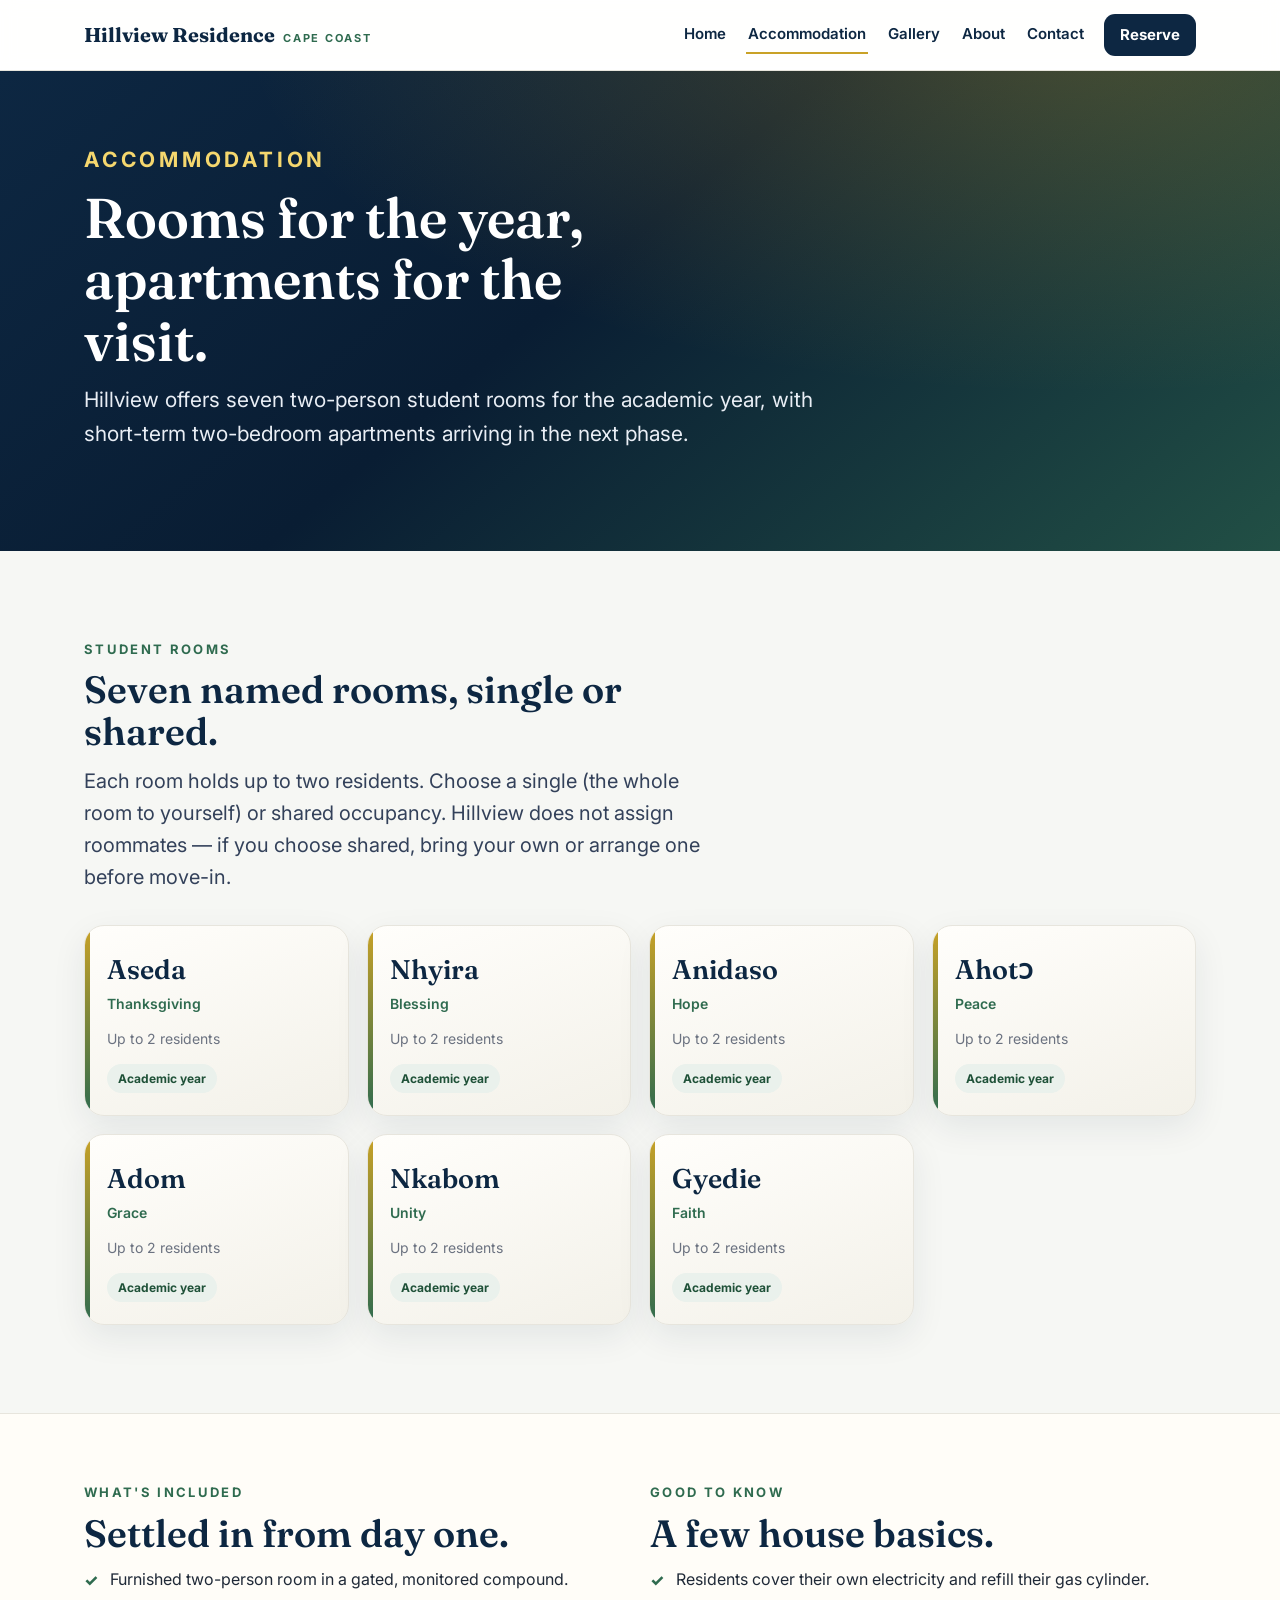
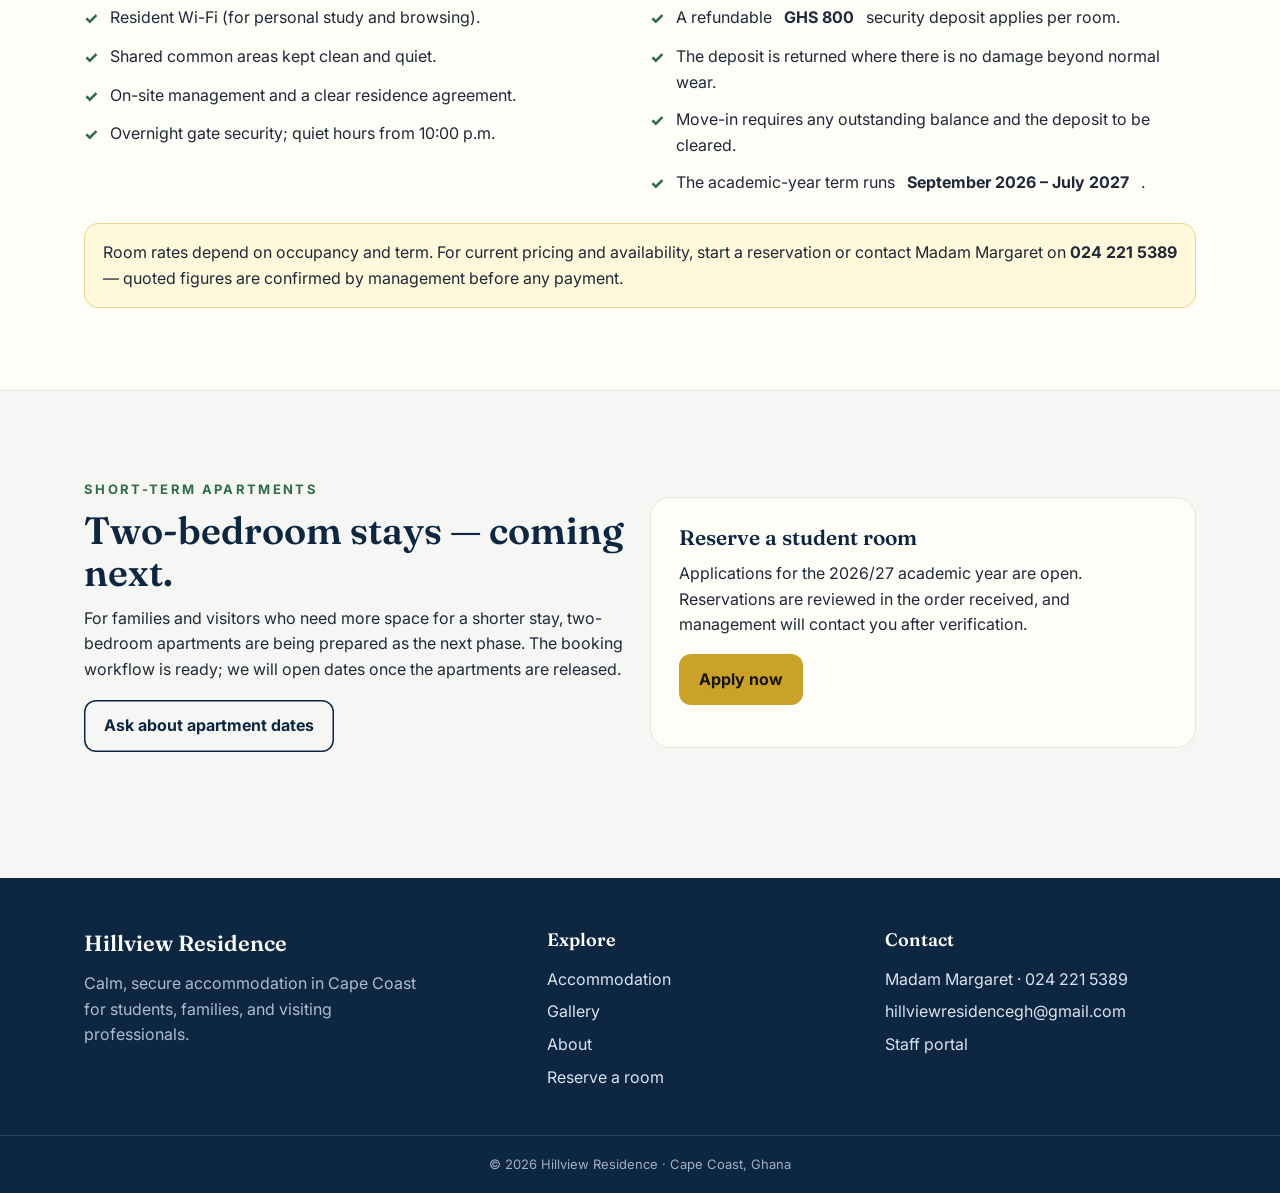
<file: accommodation.html>
<!doctype html>
<html lang="en">
<head>
<meta charset="utf-8">
<meta name="viewport" content="width=device-width,initial-scale=1">
<title>Accommodation — Hillview Residence</title>
<meta name="description" content="Academic-year student rooms and short-term two-bedroom apartments at Hillview Residence, Cape Coast.">
<link rel="stylesheet" href="styles.css">
</head>
<body>

<nav class="site">
  <div class="bar">
    <a class="logo" href="index.html">Hillview Residence <small>Cape Coast</small></a>
    <button class="navtoggle" aria-label="Open menu" aria-expanded="false">☰</button>
    <div class="menu">
      <a class="link" href="index.html">Home</a>
      <a class="link" href="accommodation.html" aria-current="page">Accommodation</a>
      <a class="link" href="gallery.html">Gallery</a>
      <a class="link" href="about.html">About</a>
      <a class="link" href="contact.html">Contact</a>
      <a class="navcta" href="reserve.html">Reserve</a>
    </div>
  </div>
</nav>

<header class="hero">
  <div class="inner">
    <p class="eyebrow">Accommodation</p>
    <h1>Rooms for the year, apartments for the visit.</h1>
    <p>Hillview offers seven two-person student rooms for the academic year, with short-term two-bedroom apartments arriving in the next phase.</p>
  </div>
</header>

<main>
  <section class="block">
    <div class="wrap">
      <div class="section-head">
        <p class="eyebrow">Student rooms</p>
        <h2>Seven named rooms, single or shared.</h2>
        <p class="lead">Each room holds up to two residents. Choose a single (the whole room to yourself) or shared occupancy. Hillview does not assign roommates — if you choose shared, bring your own or arrange one before move-in.</p>
      </div>
      <div class="rooms">
        <div class="room"><div class="twi">Aseda</div><div class="mean">Thanksgiving</div><div class="desc">Up to 2 residents</div><span class="tag">Academic year</span></div>
        <div class="room"><div class="twi">Nhyira</div><div class="mean">Blessing</div><div class="desc">Up to 2 residents</div><span class="tag">Academic year</span></div>
        <div class="room"><div class="twi">Anidaso</div><div class="mean">Hope</div><div class="desc">Up to 2 residents</div><span class="tag">Academic year</span></div>
        <div class="room"><div class="twi">Ahotɔ</div><div class="mean">Peace</div><div class="desc">Up to 2 residents</div><span class="tag">Academic year</span></div>
        <div class="room"><div class="twi">Adom</div><div class="mean">Grace</div><div class="desc">Up to 2 residents</div><span class="tag">Academic year</span></div>
        <div class="room"><div class="twi">Nkabom</div><div class="mean">Unity</div><div class="desc">Up to 2 residents</div><span class="tag">Academic year</span></div>
        <div class="room"><div class="twi">Gyedie</div><div class="mean">Faith</div><div class="desc">Up to 2 residents</div><span class="tag">Academic year</span></div>
      </div>
    </div>
  </section>

  <section class="block tight" style="background:var(--paper);border-top:1px solid var(--line);border-bottom:1px solid var(--line)">
    <div class="wrap">
      <div class="grid c2">
        <div>
          <p class="eyebrow">What's included</p>
          <h2>Settled in from day one.</h2>
          <ul class="features">
            <li>Furnished two-person room in a gated, monitored compound.</li>
            <li>Resident Wi-Fi (for personal study and browsing).</li>
            <li>Shared common areas kept clean and quiet.</li>
            <li>On-site management and a clear residence agreement.</li>
            <li>Overnight gate security; quiet hours from 10:00 p.m.</li>
          </ul>
        </div>
        <div>
          <p class="eyebrow">Good to know</p>
          <h2>A few house basics.</h2>
          <ul class="features">
            <li>Residents cover their own electricity and refill their gas cylinder.</li>
            <li>A refundable <strong>GHS 800</strong> security deposit applies per room.</li>
            <li>The deposit is returned where there is no damage beyond normal wear.</li>
            <li>Move-in requires any outstanding balance and the deposit to be cleared.</li>
            <li>The academic-year term runs <strong>September 2026 – July 2027</strong>.</li>
          </ul>
        </div>
      </div>
      <p class="notice" style="margin-top:26px">Room rates depend on occupancy and term. For current pricing and availability, start a reservation or contact Madam Margaret on <strong>024 221 5389</strong> — quoted figures are confirmed by management before any payment.</p>
    </div>
  </section>

  <section class="block">
    <div class="wrap">
      <div class="grid c2" style="align-items:center">
        <div>
          <p class="eyebrow">Short-term apartments</p>
          <h2>Two-bedroom stays — coming next.</h2>
          <p>For families and visitors who need more space for a shorter stay, two-bedroom apartments are being prepared as the next phase. The booking workflow is ready; we will open dates once the apartments are released.</p>
          <p style="margin-top:18px"><a class="btn ghost" href="contact.html">Ask about apartment dates</a></p>
        </div>
        <div class="panel">
          <h3 style="margin-top:0">Reserve a student room</h3>
          <p>Applications for the 2026/27 academic year are open. Reservations are reviewed in the order received, and management will contact you after verification.</p>
          <p style="margin-top:16px"><a class="btn gold" href="reserve.html">Apply now</a></p>
        </div>
      </div>
    </div>
  </section>
</main>

<footer class="site">
  <div class="inner">
    <div>
      <div class="brandline">Hillview Residence</div>
      <p style="margin-top:10px;max-width:34ch;color:#aebccd">Calm, secure accommodation in Cape Coast for students, families, and visiting professionals.</p>
    </div>
    <div>
      <h4>Explore</h4>
      <a href="accommodation.html">Accommodation</a>
      <a href="gallery.html">Gallery</a>
      <a href="about.html">About</a>
      <a href="reserve.html">Reserve a room</a>
    </div>
    <div>
      <h4>Contact</h4>
      <a href="tel:+233242215389">Madam Margaret · 024 221 5389</a>
      <a href="mailto:hillviewresidencegh@gmail.com">hillviewresidencegh@gmail.com</a>
      <a href="portal.html">Staff portal</a>
    </div>
  </div>
  <div class="copy">© <span id="yr"></span> Hillview Residence · Cape Coast, Ghana</div>
</footer>

<script>
  document.getElementById('yr').textContent=new Date().getFullYear();
  (function(){var t=document.querySelector('.navtoggle'),m=document.querySelector('.menu');
   t.addEventListener('click',function(){var o=m.classList.toggle('open');t.setAttribute('aria-expanded',o)})})();
</script>
</body>
</html>
</file>
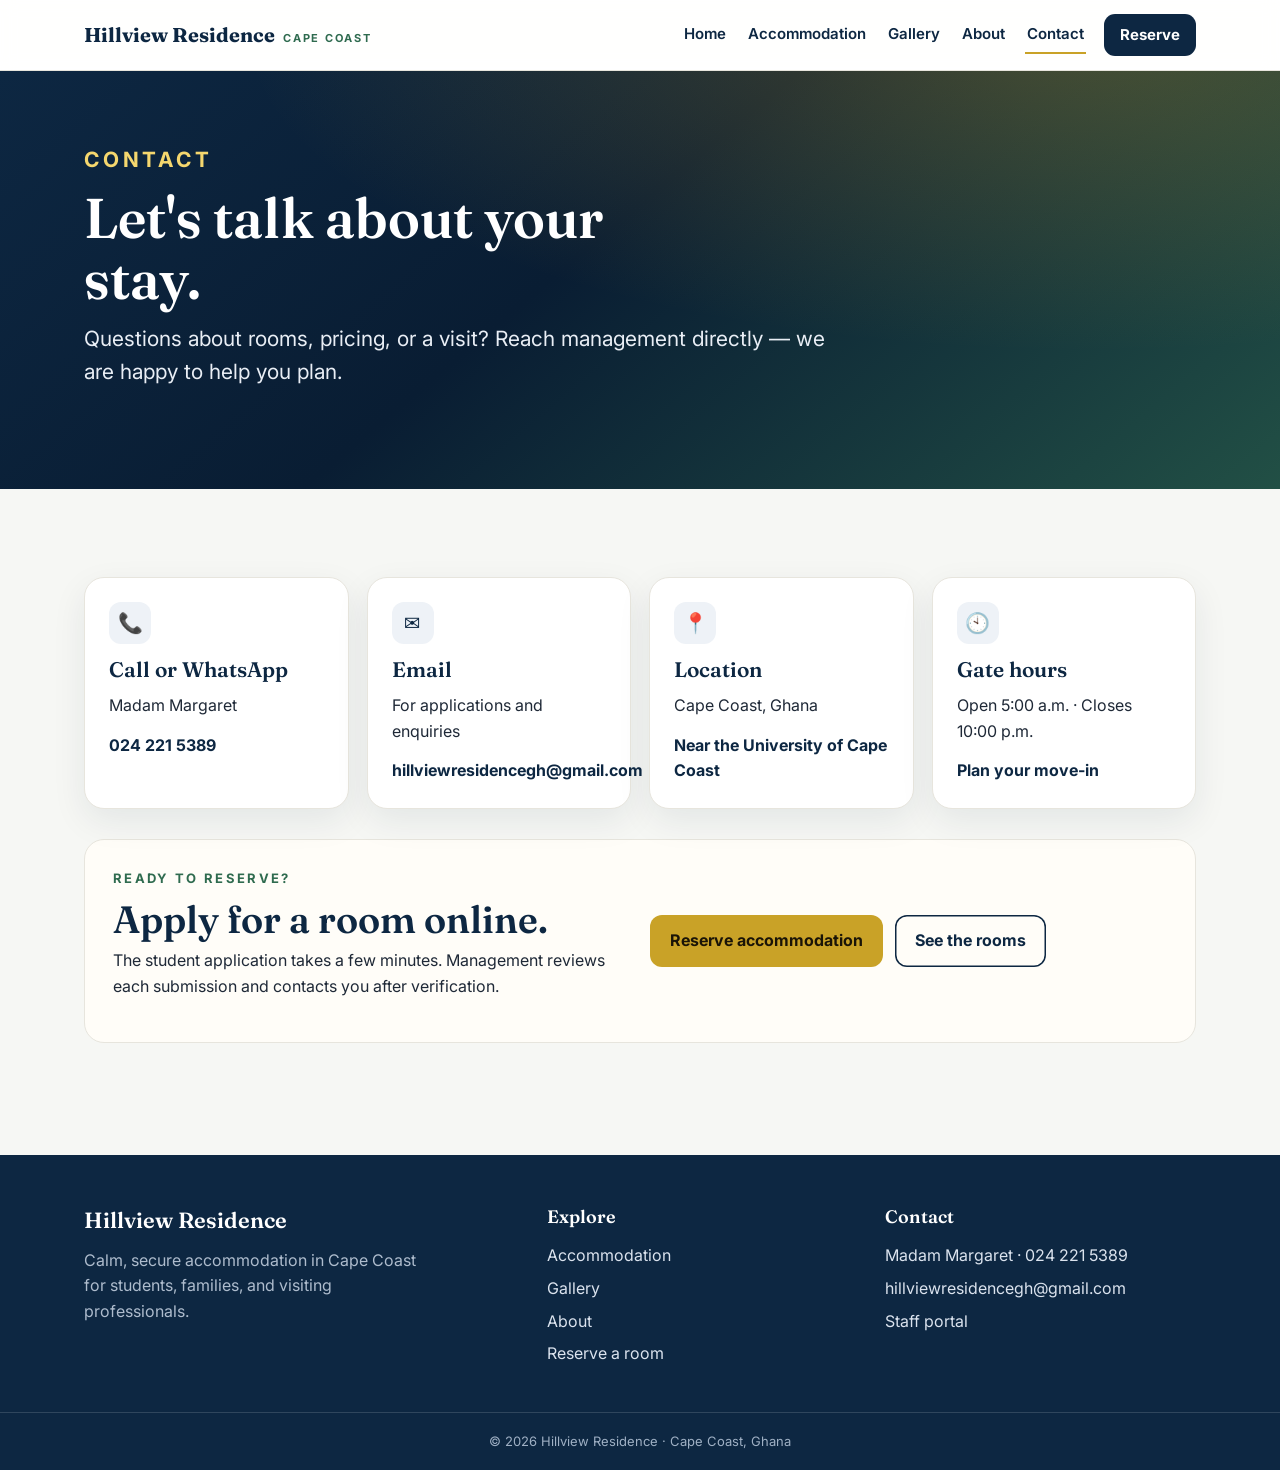
<file: contact.html>
<!doctype html>
<html lang="en">
<head>
<meta charset="utf-8">
<meta name="viewport" content="width=device-width,initial-scale=1">
<title>Contact — Hillview Residence</title>
<meta name="description" content="Reach Hillview Residence, Cape Coast. Call Madam Margaret on 024 221 5389 or email hillviewresidencegh@gmail.com.">
<link rel="stylesheet" href="styles.css">
</head>
<body>

<nav class="site">
  <div class="bar">
    <a class="logo" href="index.html">Hillview Residence <small>Cape Coast</small></a>
    <button class="navtoggle" aria-label="Open menu" aria-expanded="false">☰</button>
    <div class="menu">
      <a class="link" href="index.html">Home</a>
      <a class="link" href="accommodation.html">Accommodation</a>
      <a class="link" href="gallery.html">Gallery</a>
      <a class="link" href="about.html">About</a>
      <a class="link" href="contact.html" aria-current="page">Contact</a>
      <a class="navcta" href="reserve.html">Reserve</a>
    </div>
  </div>
</nav>

<header class="hero">
  <div class="inner">
    <p class="eyebrow">Contact</p>
    <h1>Let's talk about your stay.</h1>
    <p>Questions about rooms, pricing, or a visit? Reach management directly — we are happy to help you plan.</p>
  </div>
</header>

<main>
  <section class="block">
    <div class="wrap">
      <div class="contact-grid">
        <div class="card">
          <div class="icon">📞</div>
          <h3>Call or WhatsApp</h3>
          <p>Madam Margaret</p>
          <a href="tel:+233242215389">024 221 5389</a>
        </div>
        <div class="card">
          <div class="icon">✉️</div>
          <h3>Email</h3>
          <p>For applications and enquiries</p>
          <a href="mailto:hillviewresidencegh@gmail.com">hillviewresidencegh@gmail.com</a>
        </div>
        <div class="card">
          <div class="icon">📍</div>
          <h3>Location</h3>
          <p>Cape Coast, Ghana</p>
          <a href="https://www.google.com/maps/search/University+of+Cape+Coast">Near the University of Cape Coast</a>
        </div>
        <div class="card">
          <div class="icon">🕙</div>
          <h3>Gate hours</h3>
          <p>Open 5:00 a.m. · Closes 10:00 p.m.</p>
          <a href="reserve.html">Plan your move-in</a>
        </div>
      </div>

      <div class="panel" style="margin-top:30px">
        <div class="grid c2" style="align-items:center">
          <div>
            <p class="eyebrow">Ready to reserve?</p>
            <h2 style="margin-bottom:8px">Apply for a room online.</h2>
            <p>The student application takes a few minutes. Management reviews each submission and contacts you after verification.</p>
          </div>
          <div style="display:flex;gap:12px;flex-wrap:wrap">
            <a class="btn gold" href="reserve.html">Reserve accommodation</a>
            <a class="btn ghost" href="accommodation.html">See the rooms</a>
          </div>
        </div>
      </div>
    </div>
  </section>
</main>

<footer class="site">
  <div class="inner">
    <div>
      <div class="brandline">Hillview Residence</div>
      <p style="margin-top:10px;max-width:34ch;color:#aebccd">Calm, secure accommodation in Cape Coast for students, families, and visiting professionals.</p>
    </div>
    <div>
      <h4>Explore</h4>
      <a href="accommodation.html">Accommodation</a>
      <a href="gallery.html">Gallery</a>
      <a href="about.html">About</a>
      <a href="reserve.html">Reserve a room</a>
    </div>
    <div>
      <h4>Contact</h4>
      <a href="tel:+233242215389">Madam Margaret · 024 221 5389</a>
      <a href="mailto:hillviewresidencegh@gmail.com">hillviewresidencegh@gmail.com</a>
      <a href="portal.html">Staff portal</a>
    </div>
  </div>
  <div class="copy">© <span id="yr"></span> Hillview Residence · Cape Coast, Ghana</div>
</footer>

<script>
  document.getElementById('yr').textContent=new Date().getFullYear();
  (function(){var t=document.querySelector('.navtoggle'),m=document.querySelector('.menu');
   t.addEventListener('click',function(){var o=m.classList.toggle('open');t.setAttribute('aria-expanded',o)})})();
</script>
</body>
</html>
</file>
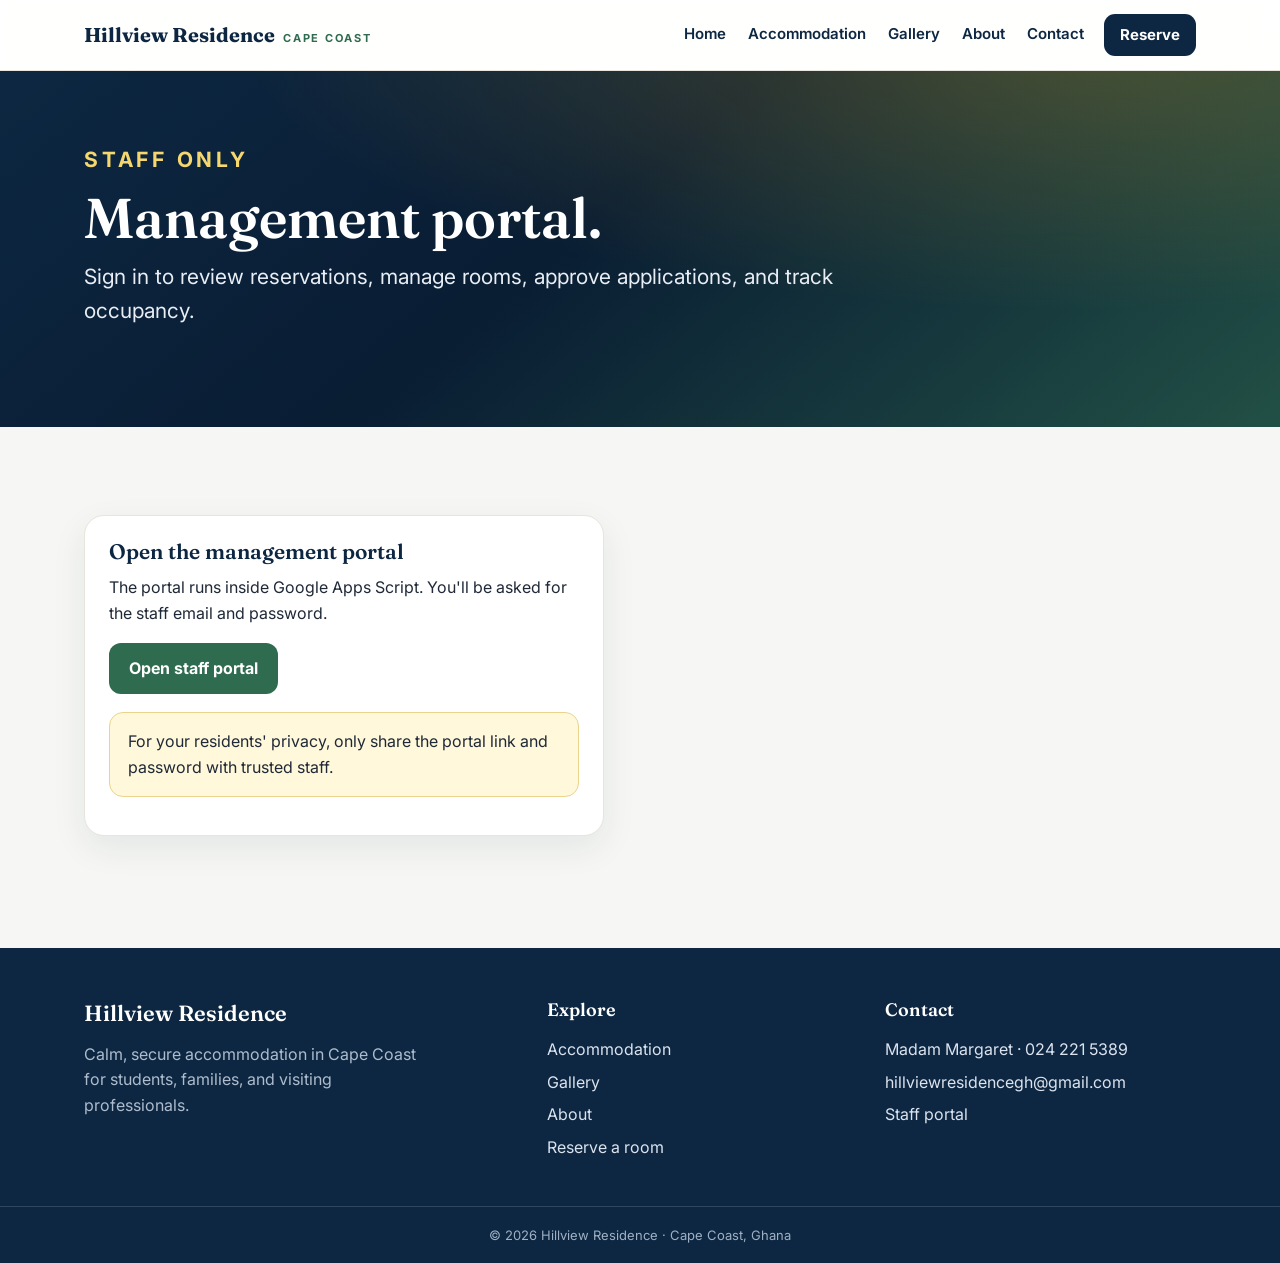
<file: portal.html>
<!doctype html>
<html lang="en">
<head>
<meta charset="utf-8">
<meta name="viewport" content="width=device-width,initial-scale=1">
<title>Staff Portal — Hillview Residence</title>
<meta name="description" content="Hillview Residence staff management portal.">
<link rel="stylesheet" href="styles.css">
</head>
<body>

<nav class="site">
  <div class="bar">
    <a class="logo" href="index.html">Hillview Residence <small>Cape Coast</small></a>
    <button class="navtoggle" aria-label="Open menu" aria-expanded="false">☰</button>
    <div class="menu">
      <a class="link" href="index.html">Home</a>
      <a class="link" href="accommodation.html">Accommodation</a>
      <a class="link" href="gallery.html">Gallery</a>
      <a class="link" href="about.html">About</a>
      <a class="link" href="contact.html">Contact</a>
      <a class="navcta" href="reserve.html">Reserve</a>
    </div>
  </div>
</nav>

<header class="hero">
  <div class="inner">
    <p class="eyebrow">Staff only</p>
    <h1>Management portal.</h1>
    <p>Sign in to review reservations, manage rooms, approve applications, and track occupancy.</p>
  </div>
</header>

<main>
  <section class="block">
    <div class="wrap">
      <div class="card" style="max-width:520px">
        <h3 style="margin-top:0">Open the management portal</h3>
        <p>The portal runs inside Google Apps Script. You'll be asked for the staff email and password.</p>
        <!-- Live Apps Script Web App URL. If you ever create a brand-new deployment (instead of editing the existing one), update this link. -->
        <p style="margin-top:16px"><a class="btn green" href="https://script.google.com/macros/s/AKfycbyIOlqwSjI5Rh78UDfwKC7cUzmN_T9by5czGreUdTTY88aIajW8P_zuyQWnIcms-r2KdQ/exec?page=admin&v=rebuild">Open staff portal</a></p>
        <p class="notice" style="margin-top:18px">For your residents' privacy, only share the portal link and password with trusted staff.</p>
      </div>
    </div>
  </section>
</main>

<footer class="site">
  <div class="inner">
    <div>
      <div class="brandline">Hillview Residence</div>
      <p style="margin-top:10px;max-width:34ch;color:#aebccd">Calm, secure accommodation in Cape Coast for students, families, and visiting professionals.</p>
    </div>
    <div>
      <h4>Explore</h4>
      <a href="accommodation.html">Accommodation</a>
      <a href="gallery.html">Gallery</a>
      <a href="about.html">About</a>
      <a href="reserve.html">Reserve a room</a>
    </div>
    <div>
      <h4>Contact</h4>
      <a href="tel:+233242215389">Madam Margaret · 024 221 5389</a>
      <a href="mailto:hillviewresidencegh@gmail.com">hillviewresidencegh@gmail.com</a>
      <a href="portal.html">Staff portal</a>
    </div>
  </div>
  <div class="copy">© <span id="yr"></span> Hillview Residence · Cape Coast, Ghana</div>
</footer>

<script>
  document.getElementById('yr').textContent=new Date().getFullYear();
  (function(){var t=document.querySelector('.navtoggle'),m=document.querySelector('.menu');
   t.addEventListener('click',function(){var o=m.classList.toggle('open');t.setAttribute('aria-expanded',o)})})();
</script>
</body>
</html>
</file>
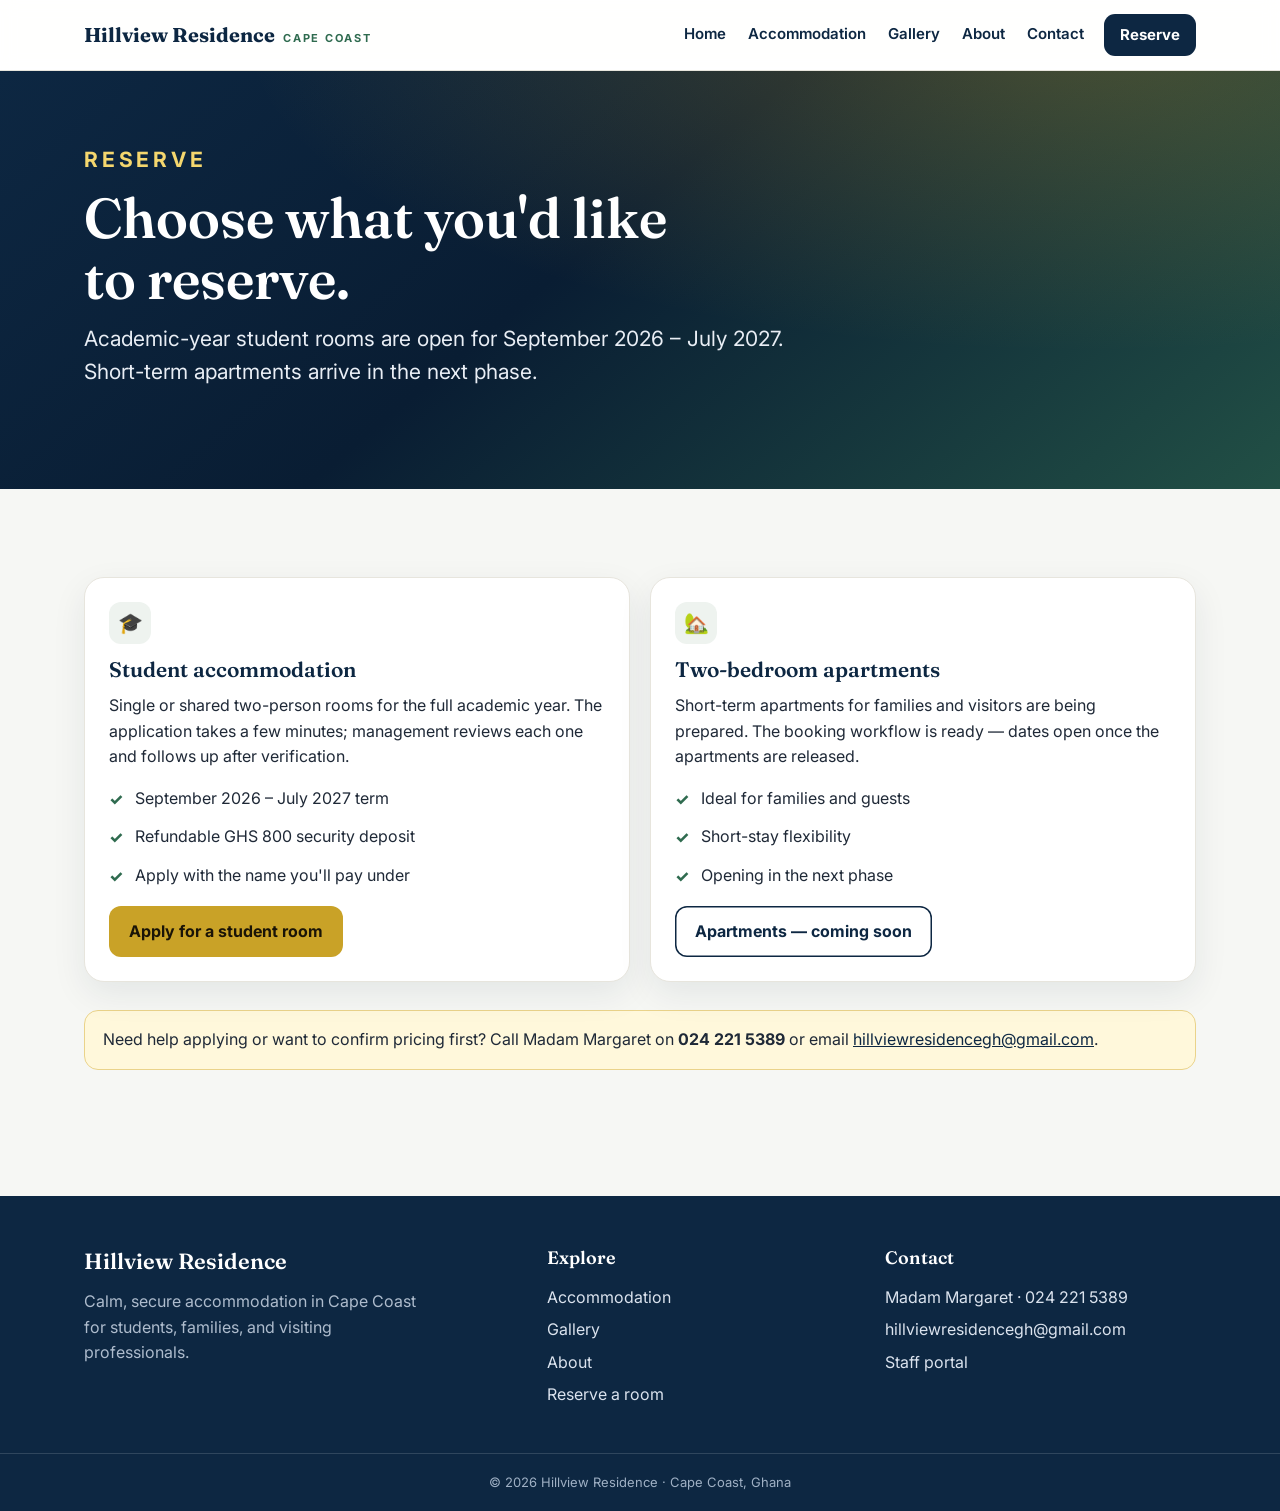
<file: reserve.html>
<!doctype html>
<html lang="en">
<head>
<meta charset="utf-8">
<meta name="viewport" content="width=device-width,initial-scale=1">
<title>Reserve — Hillview Residence</title>
<meta name="description" content="Reserve accommodation at Hillview Residence, Cape Coast.">
<link rel="stylesheet" href="styles.css">
</head>
<body>

<nav class="site">
  <div class="bar">
    <a class="logo" href="index.html">Hillview Residence <small>Cape Coast</small></a>
    <button class="navtoggle" aria-label="Open menu" aria-expanded="false">☰</button>
    <div class="menu">
      <a class="link" href="index.html">Home</a>
      <a class="link" href="accommodation.html">Accommodation</a>
      <a class="link" href="gallery.html">Gallery</a>
      <a class="link" href="about.html">About</a>
      <a class="link" href="contact.html">Contact</a>
      <a class="navcta" href="reserve.html" aria-current="page">Reserve</a>
    </div>
  </div>
</nav>

<header class="hero">
  <div class="inner">
    <p class="eyebrow">Reserve</p>
    <h1>Choose what you'd like to reserve.</h1>
    <p>Academic-year student rooms are open for September 2026 – July 2027. Short-term apartments arrive in the next phase.</p>
  </div>
</header>

<main>
  <section class="block">
    <div class="wrap">
      <div class="grid c2">

        <div class="card">
          <div class="icon">🎓</div>
          <h3>Student accommodation</h3>
          <p>Single or shared two-person rooms for the full academic year. The application takes a few minutes; management reviews each one and follows up after verification.</p>
          <ul class="features" style="margin:16px 0">
            <li>September 2026 – July 2027 term</li>
            <li>Refundable GHS 800 security deposit</li>
            <li>Apply with the name you'll pay under</li>
          </ul>
          <!-- Live Apps Script Web App URL. If you ever create a brand-new deployment (instead of editing the existing one), update this link. -->
          <a class="btn gold" href="https://script.google.com/macros/s/AKfycbyIOlqwSjI5Rh78UDfwKC7cUzmN_T9by5czGreUdTTY88aIajW8P_zuyQWnIcms-r2KdQ/exec?page=reserve&type=student&v=rebuild">Apply for a student room</a>
        </div>

        <div class="card">
          <div class="icon">🏡</div>
          <h3>Two-bedroom apartments</h3>
          <p>Short-term apartments for families and visitors are being prepared. The booking workflow is ready — dates open once the apartments are released.</p>
          <ul class="features" style="margin:16px 0">
            <li>Ideal for families and guests</li>
            <li>Short-stay flexibility</li>
            <li>Opening in the next phase</li>
          </ul>
          <a class="btn ghost" href="#" onclick="alert('Two-bedroom apartment booking is coming soon. Please contact Madam Margaret on 024 221 5389.');return false;">Apartments — coming soon</a>
        </div>

      </div>

      <p class="notice" style="margin-top:28px">Need help applying or want to confirm pricing first? Call Madam Margaret on <strong>024 221 5389</strong> or email <a href="mailto:hillviewresidencegh@gmail.com">hillviewresidencegh@gmail.com</a>.</p>
    </div>
  </section>
</main>

<footer class="site">
  <div class="inner">
    <div>
      <div class="brandline">Hillview Residence</div>
      <p style="margin-top:10px;max-width:34ch;color:#aebccd">Calm, secure accommodation in Cape Coast for students, families, and visiting professionals.</p>
    </div>
    <div>
      <h4>Explore</h4>
      <a href="accommodation.html">Accommodation</a>
      <a href="gallery.html">Gallery</a>
      <a href="about.html">About</a>
      <a href="reserve.html">Reserve a room</a>
    </div>
    <div>
      <h4>Contact</h4>
      <a href="tel:+233242215389">Madam Margaret · 024 221 5389</a>
      <a href="mailto:hillviewresidencegh@gmail.com">hillviewresidencegh@gmail.com</a>
      <a href="portal.html">Staff portal</a>
    </div>
  </div>
  <div class="copy">© <span id="yr"></span> Hillview Residence · Cape Coast, Ghana</div>
</footer>

<script>
  document.getElementById('yr').textContent=new Date().getFullYear();
  (function(){var t=document.querySelector('.navtoggle'),m=document.querySelector('.menu');
   t.addEventListener('click',function(){var o=m.classList.toggle('open');t.setAttribute('aria-expanded',o)})})();
</script>
</body>
</html>
</file>
<file: styles.css>
/* Hillview Residence — shared website styles
   One stylesheet for every public page. Edit colours/fonts here once. */

@import url('https://fonts.googleapis.com/css2?family=Fraunces:opsz,wght@9..144,400;9..144,500;9..144,600;9..144,700&family=Inter:wght@400;500;600;700;800&display=swap');

:root{
  --navy:#0d2742;
  --navy-deep:#091d33;
  --green:#2f6b4f;
  --gold:#c9a227;
  --gold-soft:#f5d76e;
  --bg:#f6f7f4;
  --paper:#fffdf8;
  --text:#1f2937;
  --muted:#6b7280;
  --line:#e7e5dd;
  --white:#fff;
  --radius:20px;
  --shadow:0 12px 34px rgba(13,39,66,.08);
  --maxw:1160px;
  --display:'Fraunces',Georgia,'Times New Roman',serif;
  --body:'Inter',system-ui,-apple-system,Segoe UI,Arial,sans-serif;
}

*{box-sizing:border-box}
html{scroll-behavior:smooth}
body{
  margin:0;
  font-family:var(--body);
  background:var(--bg);
  color:var(--text);
  line-height:1.6;
  -webkit-font-smoothing:antialiased;
}
img{max-width:100%;display:block}
a{color:var(--navy)}

.wrap{max-width:var(--maxw);margin:auto;padding:24px}

/* ---------- Eyebrow / section heads ---------- */
.eyebrow{
  font-size:13px;letter-spacing:.18em;text-transform:uppercase;
  font-weight:700;color:var(--green);margin:0 0 10px;
}
.hero .eyebrow{color:var(--gold-soft)}
h1,h2,h3{font-family:var(--display);color:var(--navy);line-height:1.1;margin:0 0 12px;font-weight:600}
h1{font-size:clamp(34px,5vw,56px)}
h2{font-size:clamp(26px,3.4vw,38px)}
h3{font-size:21px}
p{margin:0 0 14px}
.lead{font-size:clamp(17px,1.6vw,20px);color:#33415a;max-width:62ch}

/* ---------- Navigation ---------- */
nav.site{
  position:sticky;top:0;z-index:20;
  background:rgba(255,255,255,.92);
  backdrop-filter:saturate(140%) blur(8px);
  border-bottom:1px solid var(--line);
}
nav.site .bar{
  max-width:var(--maxw);margin:auto;
  display:flex;align-items:center;gap:18px;
  padding:14px 24px;
}
nav.site .logo{
  font-family:var(--display);font-weight:700;font-size:20px;color:var(--navy);
  text-decoration:none;margin-right:auto;display:flex;align-items:baseline;gap:8px;
}
nav.site .logo small{
  font-family:var(--body);font-size:11px;letter-spacing:.16em;text-transform:uppercase;
  color:var(--green);font-weight:700;
}
nav.site a.link{
  color:var(--navy);text-decoration:none;font-weight:600;font-size:15px;
  padding:6px 2px;border-bottom:2px solid transparent;
}
nav.site a.link:hover,nav.site a.link[aria-current="page"]{border-bottom-color:var(--gold)}
nav.site .menu{display:flex;gap:18px;align-items:center}
nav.site .navcta{
  background:var(--navy);color:#fff;padding:9px 16px;border-radius:11px;
  text-decoration:none;font-weight:700;font-size:15px;border-bottom:0!important;
}
nav.site .navcta:hover{background:var(--navy-deep)}
.navtoggle{display:none;background:none;border:0;font-size:26px;color:var(--navy);cursor:pointer;line-height:1}

/* ---------- Buttons ---------- */
.btn{
  display:inline-flex;align-items:center;gap:9px;
  border:0;border-radius:12px;padding:13px 20px;
  background:var(--navy);color:#fff;text-decoration:none;cursor:pointer;
  font-weight:700;font-size:16px;font-family:var(--body);
  transition:transform .12s ease,box-shadow .12s ease,background .12s ease;
}
.btn:hover{transform:translateY(-2px);box-shadow:0 10px 22px rgba(13,39,66,.18)}
.btn.gold{background:var(--gold);color:#1a1407}
.btn.green{background:var(--green)}
.btn.ghost{background:transparent;color:var(--navy);box-shadow:inset 0 0 0 1.5px var(--navy)}
.btn.ghost:hover{background:var(--navy);color:#fff}

/* ---------- Hero ---------- */
.hero{
  background:
    radial-gradient(120% 140% at 85% -10%, rgba(201,162,39,.30), transparent 55%),
    linear-gradient(140deg,var(--navy) 0%, var(--navy-deep) 45%, var(--green) 130%);
  color:#fff;
}
.hero .inner{max-width:var(--maxw);margin:auto;padding:72px 24px 86px}
.hero h1{color:#fff;max-width:16ch}
.hero p{color:#e9eef5;max-width:58ch;font-size:clamp(17px,1.7vw,21px)}
.hero .cta-row{display:flex;flex-wrap:wrap;gap:12px;margin-top:26px}
.hero .meta{
  margin-top:34px;display:flex;flex-wrap:wrap;gap:26px;
  border-top:1px solid rgba(255,255,255,.18);padding-top:22px;
}
.hero .meta div span{display:block}
.hero .meta .k{font-family:var(--display);font-size:24px;font-weight:600;color:var(--gold-soft)}
.hero .meta .v{font-size:13px;letter-spacing:.04em;color:#cdd7e3;text-transform:uppercase}

/* ---------- Sections ---------- */
section.block{padding:64px 0}
section.block.tight{padding:44px 0}
.section-head{max-width:64ch;margin-bottom:32px}

/* ---------- Cards / grid ---------- */
.grid{display:grid;gap:20px}
.grid.c3{grid-template-columns:repeat(auto-fit,minmax(260px,1fr))}
.grid.c2{grid-template-columns:repeat(auto-fit,minmax(300px,1fr))}
.card{
  background:var(--white);border:1px solid var(--line);border-radius:var(--radius);
  padding:24px;box-shadow:var(--shadow);
}
.card h3{margin-top:0}
.card .icon{
  width:42px;height:42px;border-radius:12px;display:grid;place-items:center;
  background:#eef3ef;color:var(--green);font-size:20px;margin-bottom:14px;
}

/* ---------- Room cards (the signature element) ---------- */
.rooms{display:grid;gap:18px;grid-template-columns:repeat(auto-fit,minmax(220px,1fr))}
.room{
  position:relative;overflow:hidden;border-radius:var(--radius);
  background:linear-gradient(160deg,#fffefb,#f3f1e9);
  border:1px solid var(--line);padding:22px;box-shadow:var(--shadow);
}
.room::before{
  content:"";position:absolute;inset:0 auto 0 0;width:5px;
  background:linear-gradient(var(--gold),var(--green));
}
.room .twi{font-family:var(--display);font-size:27px;font-weight:600;color:var(--navy)}
.room .mean{color:var(--green);font-weight:600;font-size:14px;margin-top:2px}
.room .desc{color:var(--muted);font-size:14px;margin:12px 0 0}
.room .tag{
  display:inline-block;margin-top:14px;font-size:12px;font-weight:700;
  background:#eaf1ec;color:#1f5138;padding:5px 11px;border-radius:999px;
}

/* ---------- Feature list ---------- */
.features{list-style:none;margin:0;padding:0;display:grid;gap:12px}
.features li{display:flex;gap:12px;align-items:flex-start}
.features li::before{content:"✓";color:var(--green);font-weight:800;margin-top:1px}

/* ---------- Notice / callout ---------- */
.notice{
  background:#fff8db;border:1px solid #ead38a;border-radius:14px;padding:16px 18px;
}
.panel{background:var(--paper);border:1px solid var(--line);border-radius:var(--radius);padding:28px}

/* ---------- Gallery ---------- */
.gallery{display:grid;gap:14px;grid-template-columns:repeat(auto-fit,minmax(220px,1fr))}
.shot{
  position:relative;aspect-ratio:4/3;border-radius:16px;overflow:hidden;
  border:1px solid var(--line);box-shadow:var(--shadow);
  background:linear-gradient(135deg,var(--navy),var(--green));
  display:grid;place-items:end start;
}
.shot.alt{background:linear-gradient(135deg,var(--green),var(--gold))}
.shot.alt2{background:linear-gradient(135deg,#3a4a63,var(--navy))}
.shot span{
  color:#fff;font-weight:700;font-size:14px;padding:14px;
  text-shadow:0 1px 8px rgba(0,0,0,.35);
}
.shot img{width:100%;height:100%;object-fit:cover}

/* ---------- Contact rows ---------- */
.contact-grid{display:grid;gap:18px;grid-template-columns:repeat(auto-fit,minmax(240px,1fr))}
.contact-grid .card .icon{background:#eef2f7;color:var(--navy)}
.contact-grid a{color:var(--navy);font-weight:700;text-decoration:none}
.contact-grid a:hover{text-decoration:underline}

/* ---------- Footer ---------- */
footer.site{background:var(--navy);color:#dbe3ee;margin-top:24px}
footer.site .inner{max-width:var(--maxw);margin:auto;padding:48px 24px 30px;
  display:grid;gap:28px;grid-template-columns:1.4fr 1fr 1fr}
footer.site h4{font-family:var(--display);color:#fff;margin:0 0 12px;font-size:18px;font-weight:600}
footer.site a{color:#dbe3ee;text-decoration:none;display:block;margin:7px 0}
footer.site a:hover{color:var(--gold-soft)}
footer.site .brandline{font-family:var(--display);font-size:22px;color:#fff;font-weight:600}
footer.site .copy{border-top:1px solid rgba(255,255,255,.14);margin-top:8px;
  padding:18px 24px;text-align:center;font-size:13px;color:#9fb0c4}

/* ---------- Accessibility / motion ---------- */
:focus-visible{outline:3px solid var(--gold);outline-offset:2px;border-radius:6px}
@media (prefers-reduced-motion:reduce){
  *{animation:none!important;transition:none!important;scroll-behavior:auto!important}
}

/* ---------- Responsive ---------- */
@media (max-width:760px){
  nav.site .menu{
    position:absolute;top:100%;left:0;right:0;background:#fff;
    flex-direction:column;align-items:flex-start;gap:4px;
    padding:12px 24px 18px;border-bottom:1px solid var(--line);
    box-shadow:0 14px 24px rgba(13,39,66,.10);display:none;
  }
  nav.site .menu.open{display:flex}
  nav.site a.link{width:100%;padding:10px 0}
  .navtoggle{display:block}
  footer.site .inner{grid-template-columns:1fr}
}

/* ---------- Hero background video (homepage) ---------- */
.hero{position:relative;overflow:hidden}
.hero-video{
  position:absolute;inset:0;width:100%;height:100%;
  object-fit:cover;z-index:0;
}
.hero-overlay{
  position:absolute;inset:0;z-index:1;
  background:
    radial-gradient(120% 140% at 85% -10%, rgba(201,162,39,.30), transparent 55%),
    linear-gradient(140deg, rgba(9,29,51,.88) 0%, rgba(9,29,51,.80) 45%, rgba(47,107,79,.74) 130%);
}
.hero .inner{position:relative;z-index:2}
/* On phones, skip the video (saves data) and show the poster image instead */
@media (max-width:760px){
  .home-hero .hero-video{display:none}
  .home-hero{
    background-image:
      radial-gradient(120% 140% at 85% -10%, rgba(201,162,39,.30), transparent 55%),
      linear-gradient(140deg, rgba(9,29,51,.9), rgba(47,107,79,.78)),
      url('media/hero-poster.jpg');
    background-size:cover;background-position:center;
  }
}
@media (prefers-reduced-motion:reduce){
  .hero-video{display:none}
}
</file>
